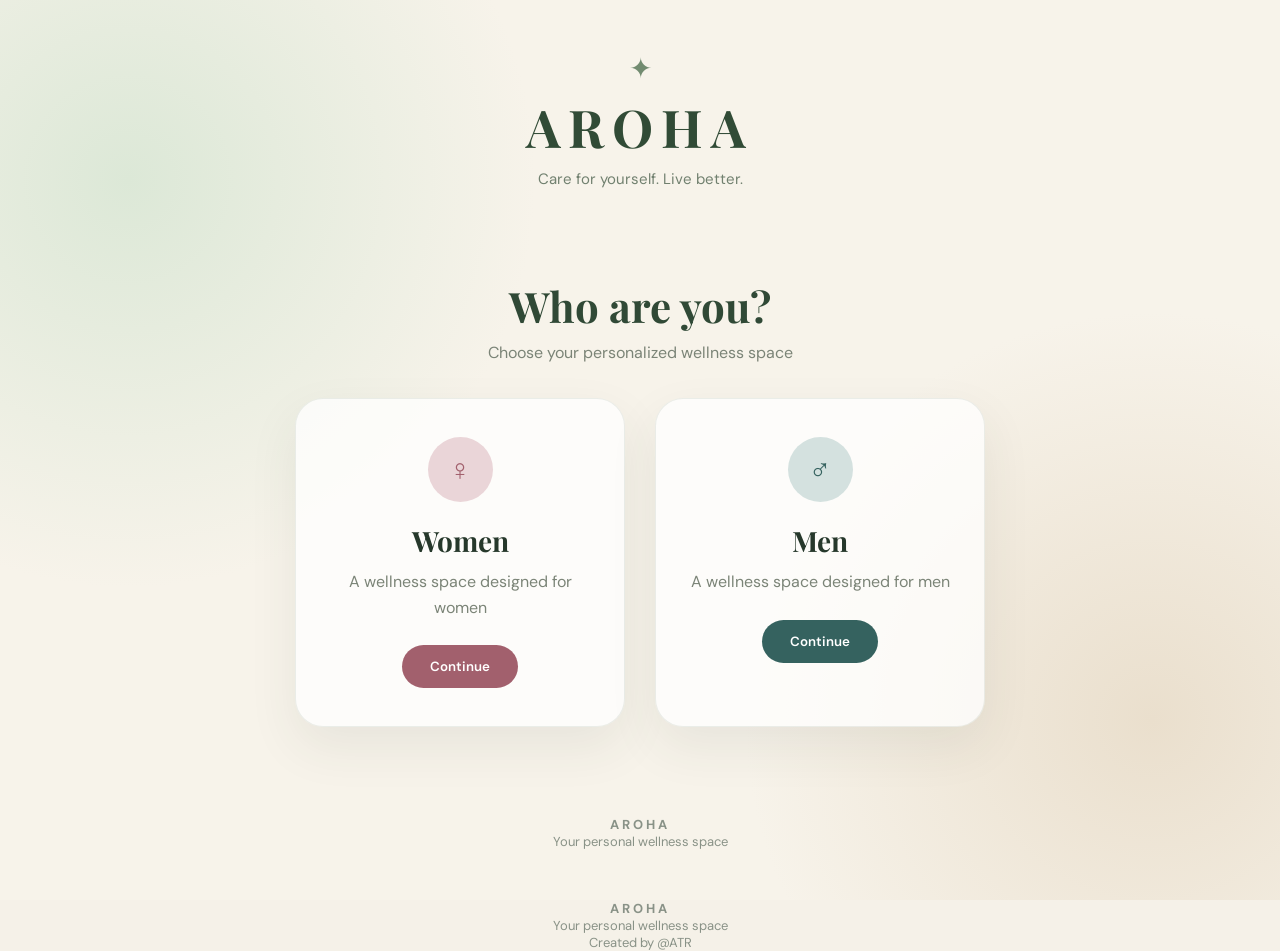
<file: index.html>
<!DOCTYPE html>
<html lang="en">

<head>
    <meta charset="UTF-8">
    <meta name="viewport" content="width=device-width, initial-scale=1.0">

    <title>Aroha | Wellness</title>

    <link rel="stylesheet" href="style.css">
</head>

<body>

    <main class="welcome">

        <!-- BRAND -->

        <div class="brand">

            <span class="brand-mark">✦</span>

            <h1>AROHA</h1>

            <p>Care for yourself. Live better.</p>

        </div>


        <!-- USER SELECTION -->

        <section class="selection">

            <h2>Who are you?</h2>

            <p class="subtitle">
                Choose your personalized wellness space
            </p>


            <div class="choice-container">

                <!-- WOMEN -->

                <div class="choice-card women">

                    <div class="icon">
                        ♀
                    </div>

                    <h3>Women</h3>

                    <p>
                        A wellness space designed for women
                    </p>

                    <button onclick="goToWomen()">
                        Continue
                    </button>

                </div>


                <!-- MEN -->

                <div class="choice-card men">

                    <div class="icon">
                        ♂
                    </div>

                    <h3>Men</h3>

                    <p>
                        A wellness space designed for men
                    </p>

                    <button onclick="goToMen()">
                        Continue
                    </button>

                </div>

            </div>

        </section>


        <!-- FOOTER -->

        <footer>

            <span>AROHA</span>

            <p>
                Your personal wellness space
            </p>

        </footer>

    </main>


    <script src="script.js"></script>

    <footer>
    <span>AROHA</span>
    <p>Your personal wellness space</p>

    <p class="creator-credit">
        Created by @ATR
    </p>
</footer>

</body>

</html>
</file>
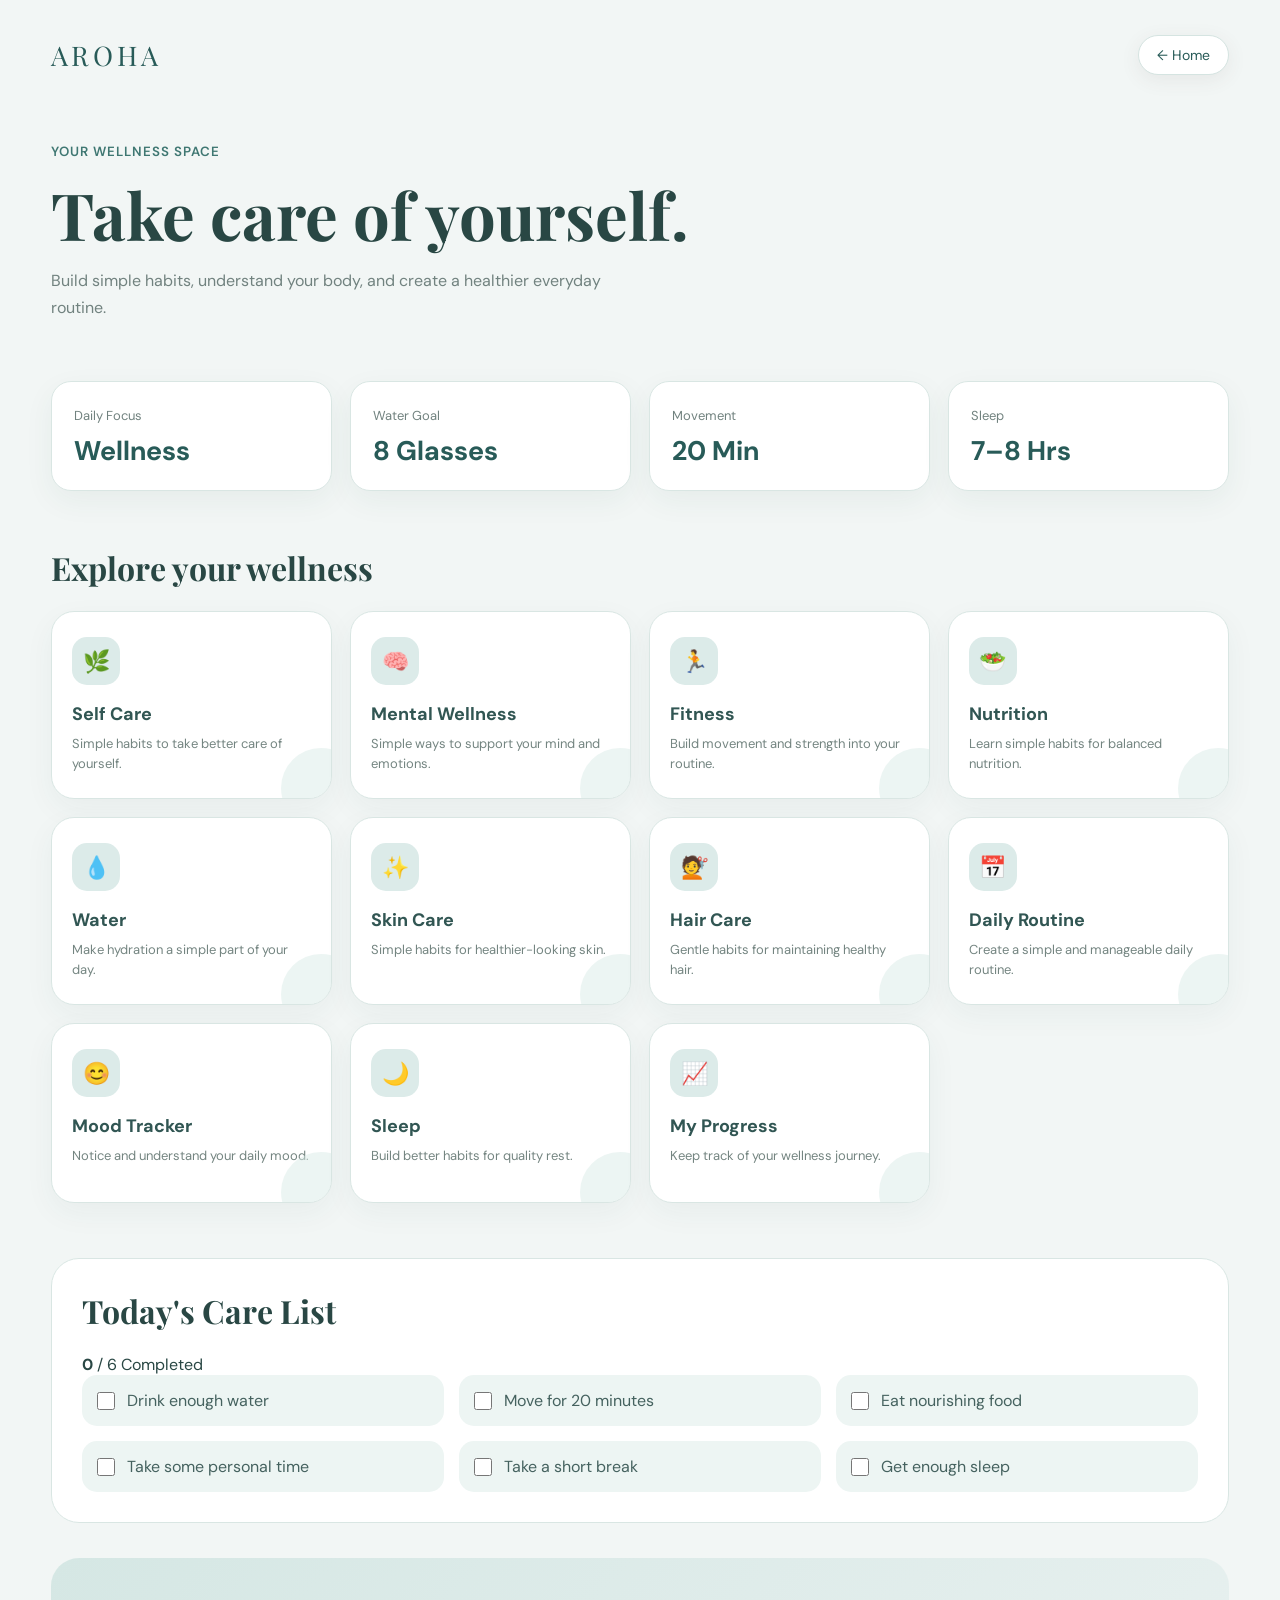
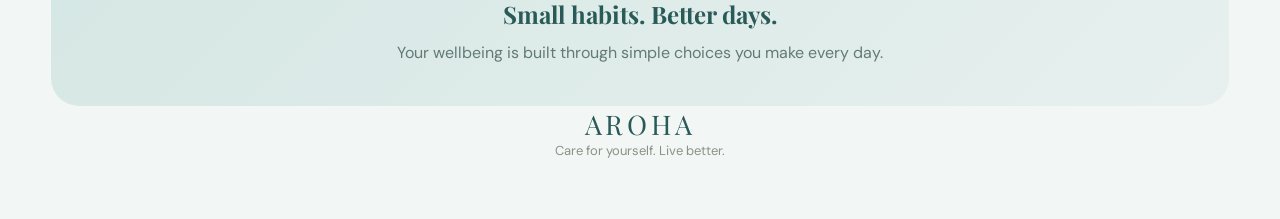
<file: men.html>
<!DOCTYPE html>
<html lang="en">

<head>
    <meta charset="UTF-8">
    <meta name="viewport" content="width=device-width, initial-scale=1.0">

    <title>Aroha | Men's Wellness</title>

    <link rel="stylesheet" href="style.css">
</head>

<body class="men-page">

    <main class="dashboard">

        <!-- TOP BAR -->
        <header class="top-bar">

            <div class="logo">
                AROHA
            </div>

            <a href="index.html" class="back-btn">
                ← Home
            </a>

        </header>


        <!-- WELCOME -->
        <section class="welcome-text">

            <small>YOUR WELLNESS SPACE</small>

            <h1>Take care of yourself.</h1>

            <p>
                Build simple habits, understand your body,
                and create a healthier everyday routine.
            </p>

        </section>


        <!-- STATS -->
        <section class="stats">

            <div class="stat-card">
                <span>Daily Focus</span>
                <h3>Wellness</h3>
            </div>

            <div class="stat-card">
                <span>Water Goal</span>
                <h3>8 Glasses</h3>
            </div>

            <div class="stat-card">
                <span>Movement</span>
                <h3>20 Min</h3>
            </div>

            <div class="stat-card">
                <span>Sleep</span>
                <h3>7–8 Hrs</h3>
            </div>

        </section>


        <!-- WELLNESS -->
        <section>

            <h2 class="section-title">
                Explore your wellness
            </h2>

            <div class="wellness-grid">

                <a href="solution.html?gender=men&topic=selfcare"
                   class="wellness-card">

                    <div class="card-icon">🌿</div>

                    <h3>Self Care</h3>

                    <p>
                        Simple habits to take better care of yourself.
                    </p>

                </a>


                <a href="solution.html?gender=men&topic=mental"
                   class="wellness-card">

                    <div class="card-icon">🧠</div>

                    <h3>Mental Wellness</h3>

                    <p>
                        Simple ways to support your mind and emotions.
                    </p>

                </a>


                <a href="solution.html?gender=men&topic=fitness"
                   class="wellness-card">

                    <div class="card-icon">🏃</div>

                    <h3>Fitness</h3>

                    <p>
                        Build movement and strength into your routine.
                    </p>

                </a>


                <a href="solution.html?gender=men&topic=nutrition"
                   class="wellness-card">

                    <div class="card-icon">🥗</div>

                    <h3>Nutrition</h3>

                    <p>
                        Learn simple habits for balanced nutrition.
                    </p>

                </a>


                <a href="solution.html?gender=men&topic=water"
                   class="wellness-card">

                    <div class="card-icon">💧</div>

                    <h3>Water</h3>

                    <p>
                        Make hydration a simple part of your day.
                    </p>

                </a>


                <a href="solution.html?gender=men&topic=skin"
                   class="wellness-card">

                    <div class="card-icon">✨</div>

                    <h3>Skin Care</h3>

                    <p>
                        Simple habits for healthier-looking skin.
                    </p>

                </a>


                <a href="solution.html?gender=men&topic=hair"
                   class="wellness-card">

                    <div class="card-icon">💇</div>

                    <h3>Hair Care</h3>

                    <p>
                        Gentle habits for maintaining healthy hair.
                    </p>

                </a>


                <a href="solution.html?gender=men&topic=routine"
                   class="wellness-card">

                    <div class="card-icon">📅</div>

                    <h3>Daily Routine</h3>

                    <p>
                        Create a simple and manageable daily routine.
                    </p>

                </a>


                <a href="solution.html?gender=men&topic=mood"
                   class="wellness-card">

                    <div class="card-icon">😊</div>

                    <h3>Mood Tracker</h3>

                    <p>
                        Notice and understand your daily mood.
                    </p>

                </a>


                <a href="solution.html?gender=men&topic=sleep"
                   class="wellness-card">

                    <div class="card-icon">🌙</div>

                    <h3>Sleep</h3>

                    <p>
                        Build better habits for quality rest.
                    </p>

                </a>


                <a href="solution.html?gender=men&topic=progress"
                   class="wellness-card">

                    <div class="card-icon">📈</div>

                    <h3>My Progress</h3>

                    <p>
                        Keep track of your wellness journey.
                    </p>

                </a>

            </div>

        </section>


        <!-- DAILY CARE -->
        <section class="todo-section">

            <div class="todo-header">

                <h2 class="section-title">
                    Today's Care List
                </h2>

                <div class="completed-count">

                    <strong id="completedCount">0</strong>

                    <span>/ 6 Completed</span>

                </div>

            </div>


            <div class="todo-list">

                <label class="todo-item">

                    <input type="checkbox">

                    <span>Drink enough water</span>

                </label>


                <label class="todo-item">

                    <input type="checkbox">

                    <span>Move for 20 minutes</span>

                </label>


                <label class="todo-item">

                    <input type="checkbox">

                    <span>Eat nourishing food</span>

                </label>


                <label class="todo-item">

                    <input type="checkbox">

                    <span>Take some personal time</span>

                </label>


                <label class="todo-item">

                    <input type="checkbox">

                    <span>Take a short break</span>

                </label>


                <label class="todo-item">

                    <input type="checkbox">

                    <span>Get enough sleep</span>

                </label>

            </div>

        </section>


        <!-- MOTIVATION -->
        <section class="motivation">

            <h2>
                Small habits. Better days.
            </h2>

            <p>
                Your wellbeing is built through simple choices
                you make every day.
            </p>

        </section>


        <!-- FOOTER -->
        <footer class="footer">

            <div class="logo">
                AROHA
            </div>

            <p>
                Care for yourself. Live better.
            </p>

        </footer>

    </main>


    <script src="script.js"></script>

</body>

</html>
</file>
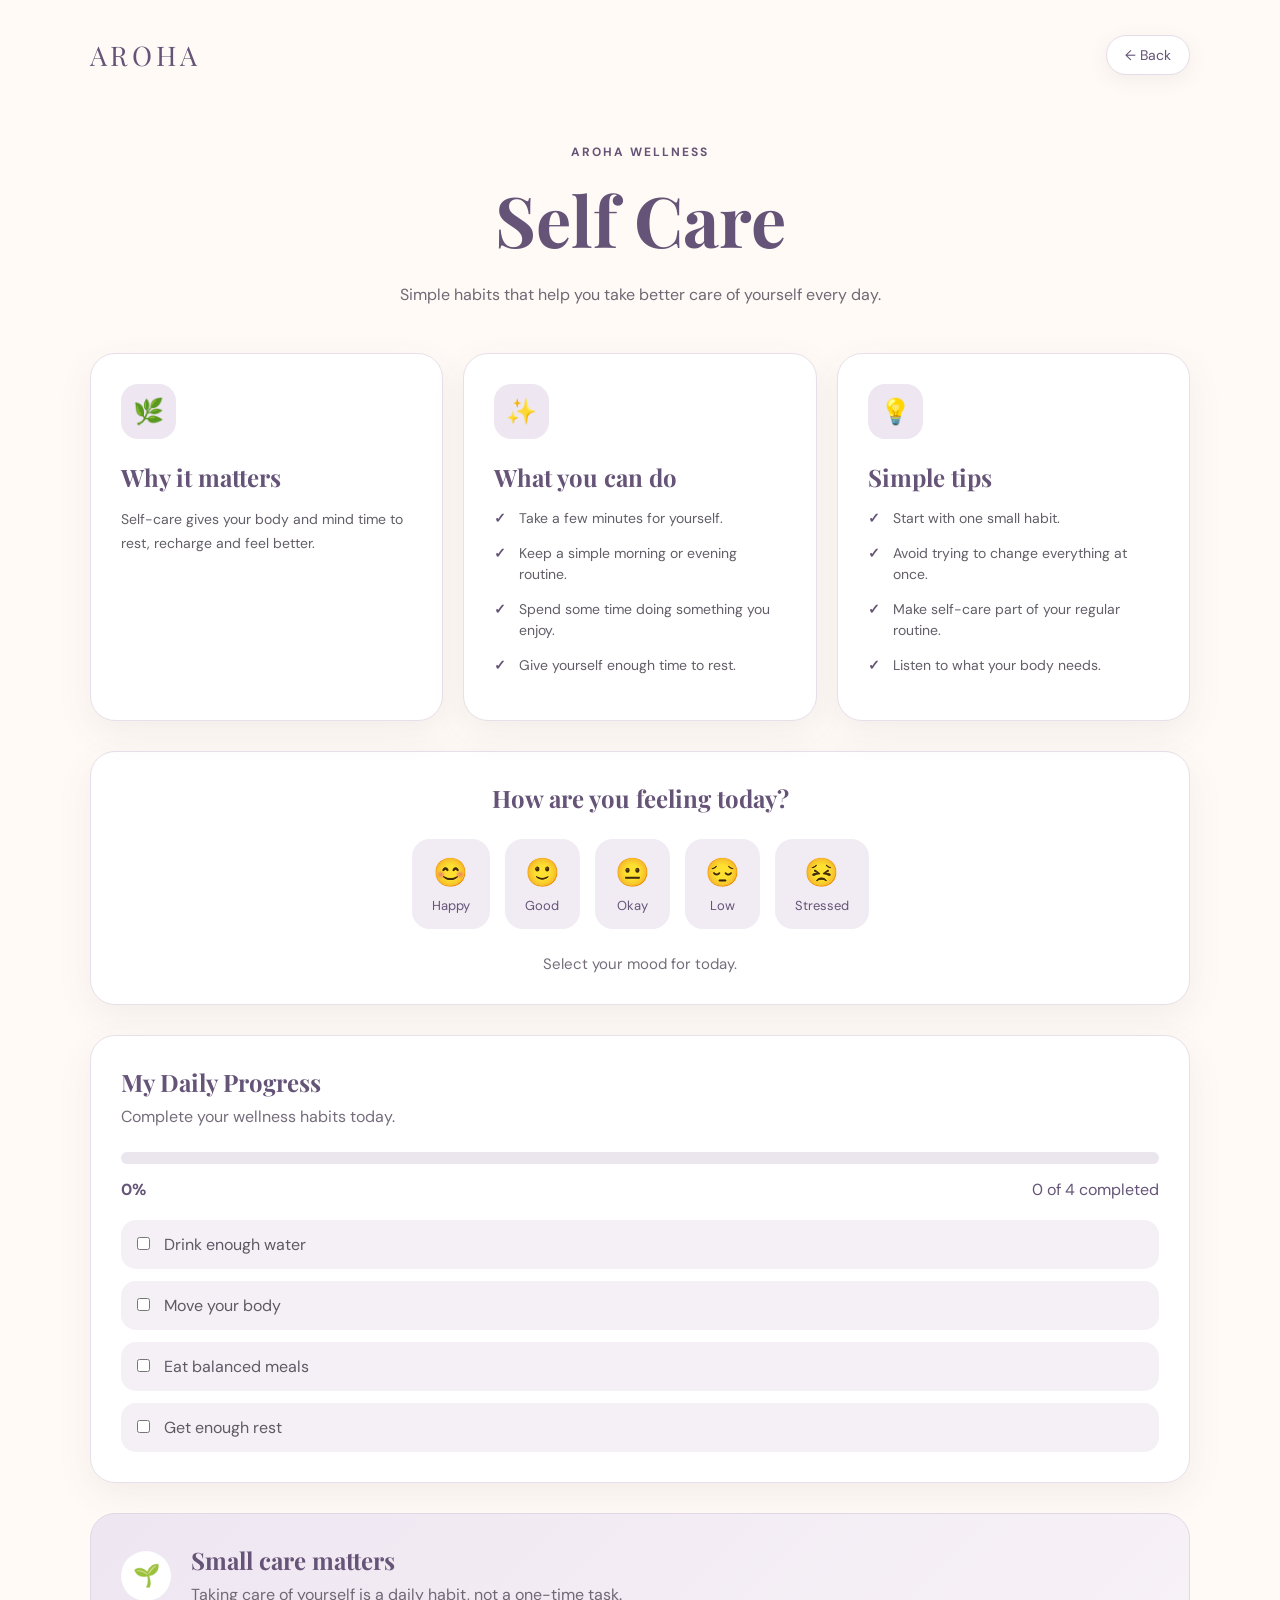
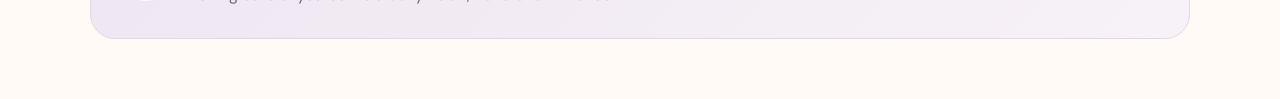
<file: solution.html>
<!DOCTYPE html>
<html lang="en">

<head>

    <meta charset="UTF-8">
    <meta name="viewport" content="width=device-width, initial-scale=1.0">

    <title>Aroha | Wellness Solution</title>

    <link rel="stylesheet" href="style.css">

    <style>

        /* ==============================
           BASIC
        ============================== */

        body.solution-body {
            min-height: 100vh;
            margin: 0;
            font-family: 'DM Sans', sans-serif;
            background: #FFFAF5;
            color: #3F3A46;
            transition: background 0.5s ease, color 0.5s ease;
        }

        .solution-page {
            width: min(1100px, 92%);
            margin: auto;
            padding: 25px 0 60px;
        }


        /* ==============================
           TOP BAR
        ============================== */

        .solution-topbar {
            display: flex;
            justify-content: space-between;
            align-items: center;
            padding: 10px 0 30px;
        }

        .solution-logo {
            font-family: 'Playfair Display', serif;
            font-size: 27px;
            letter-spacing: 4px;
            color: #655477;
        }

        .solution-back {
            text-decoration: none;
            padding: 10px 18px;
            border-radius: 25px;
            font-size: 14px;
            color: #655477;
            background: #ffffff;
            border: 1px solid #e6dce9;
            box-shadow: 0 5px 20px rgba(101, 84, 119, 0.08);
            transition: 0.3s;
        }

        .solution-back:hover {
            transform: translateY(-2px);
            background: #655477;
            color: #ffffff;
        }


        /* ==============================
           HEADING
        ============================== */

        .solution-content {
            padding-top: 35px;
        }

        .solution-heading {
            text-align: center;
            max-width: 750px;
            margin: 0 auto 45px;
        }

        .solution-label {
            display: inline-block;
            font-size: 12px;
            font-weight: 700;
            letter-spacing: 2px;
            margin-bottom: 12px;
            color: #655477;
        }

        .solution-heading h1 {
            font-family: 'Playfair Display', serif;
            font-size: clamp(42px, 7vw, 70px);
            margin: 0 0 15px;
            color: #655477;
        }

        .solution-heading p {
            line-height: 1.7;
            font-size: 16px;
            color: #6f6875;
        }


        /* ==============================
           CARDS
        ============================== */

        .solution-grid {
            display: grid;
            grid-template-columns: repeat(3, 1fr);
            gap: 20px;
        }

        .solution-card {
            border-radius: 25px;
            padding: 30px;
            min-height: 300px;

            background: #ffffff;
            border: 1px solid #e7dfe9;

            box-shadow: 0 12px 35px rgba(101, 84, 119, 0.08);

            transition: 0.4s ease;
        }

        .solution-card:hover {
            transform: translateY(-8px);
            border-color: #cdbfd3;
            box-shadow: 0 20px 45px rgba(101, 84, 119, 0.14);
        }

        .solution-icon {
            width: 55px;
            height: 55px;

            display: grid;
            place-items: center;

            border-radius: 17px;
            font-size: 25px;
            margin-bottom: 22px;

            background: #eee6f1;
            color: #655477;
        }

        .solution-card h2 {
            font-family: 'Playfair Display', serif;
            font-size: 24px;
            margin-bottom: 15px;
            color: #655477;
        }

        .solution-card p {
            line-height: 1.7;
            font-size: 14px;
            color: #625d67;
        }

        .solution-card ul {
            list-style: none;
            padding: 0;
            margin: 0;
        }

        .solution-card li {
            position: relative;
            padding-left: 25px;
            margin-bottom: 14px;
            font-size: 14px;
            line-height: 1.5;
            color: #625d67;

            cursor: pointer;
            transition: 0.25s ease;
        }

        .solution-card li:hover {
            transform: translateX(5px);
        }

        .solution-card li::before {
            content: "✓";
            position: absolute;
            left: 0;
            font-weight: 700;
            color: #655477;
        }

        /* COMPLETED EFFECT */

        .solution-card li.completed {
            opacity: 0.5;
            text-decoration: line-through;
        }


        /* ==============================
           MOOD TRACKER
        ============================== */

        .mood-tracker {
            margin-top: 30px;
            padding: 30px;

            border-radius: 25px;

            background: #ffffff;
            border: 1px solid #e7dfe9;

            box-shadow: 0 12px 35px rgba(101, 84, 119, 0.08);

            text-align: center;
        }

        .mood-tracker h2 {
            font-family: 'Playfair Display', serif;
            color: #655477;
            margin: 0 0 25px;
        }

        .mood-options {
            display: flex;
            justify-content: center;
            gap: 15px;
            flex-wrap: wrap;
        }

        .mood-options button {
            border: none;

            background: #f1ebf3;

            border-radius: 18px;

            padding: 15px 20px;

            cursor: pointer;

            font-size: 28px;

            transition: 0.3s ease;
        }

        .mood-options button span {
            display: block;
            font-size: 13px;
            margin-top: 6px;
            color: #655477;
        }

        .mood-options button:hover {
            transform: translateY(-5px);
            background: #e5dbe9;
        }

        #selectedMood {
            margin-top: 25px;
            color: #756d7b;
            font-size: 15px;
        }


        /* ==============================
           PROGRESS TRACKER
        ============================== */

        .progress-tracker {
            margin-top: 30px;

            padding: 30px;

            border-radius: 25px;

            background: #ffffff;

            border: 1px solid #e7dfe9;

            box-shadow: 0 12px 35px rgba(101, 84, 119, 0.08);
        }

        .progress-tracker h2 {
            font-family: 'Playfair Display', serif;
            color: #655477;
            margin: 0 0 8px;
        }

        .progress-tracker > p {
            color: #756d7b;
            margin-bottom: 25px;
        }

        .progress-bar {
            width: 100%;
            height: 12px;

            background: #ebe5ee;

            border-radius: 20px;

            overflow: hidden;
        }

        .progress-fill {
            width: 0%;
            height: 100%;

            background: #655477;

            border-radius: 20px;

            transition: width 0.4s ease;
        }

        .progress-text {
            display: flex;
            justify-content: space-between;

            margin: 15px 0 20px;

            color: #655477;
        }

        .progress-tasks {
            display: grid;
            gap: 12px;
        }

        .progress-tasks label {
            padding: 14px 16px;

            border-radius: 15px;

            background: #f5f0f6;

            color: #5f5865;

            cursor: pointer;

            transition: 0.25s ease;
        }

        .progress-tasks label:hover {
            transform: translateX(5px);
            background: #eee6f1;
        }

        .progress-tasks input {
            margin-right: 10px;
            accent-color: #655477;
        }


        /* ==============================
           REMINDER
        ============================== */

        .solution-reminder {
            margin-top: 30px;

            padding: 30px;

            border-radius: 25px;

            display: flex;
            align-items: center;
            gap: 20px;

            background: linear-gradient(
                135deg,
                #eee6f1,
                #f7f2f7
            );

            border: 1px solid #e2d8e5;
        }

        .solution-reminder > span {
            width: 50px;
            height: 50px;

            flex-shrink: 0;

            display: grid;
            place-items: center;

            border-radius: 50%;

            font-size: 22px;

            background: #ffffff;
            color: #655477;
        }

        .solution-reminder h2 {
            font-family: 'Playfair Display', serif;

            margin: 0 0 6px;

            color: #655477;
        }

        .solution-reminder p {
            line-height: 1.6;
            margin: 0;
            color: #706875;
        }


        /* ==============================
           RESPONSIVE
        ============================== */

        @media (max-width: 800px) {

            .solution-grid {
                grid-template-columns: 1fr;
            }

            .solution-card {
                min-height: auto;
            }

            .solution-heading {
                margin-bottom: 30px;
            }

            .solution-content {
                padding-top: 25px;
            }
        }


        @media (max-width: 500px) {

            .solution-page {
                width: 90%;
            }

            .solution-topbar {
                padding-bottom: 20px;
            }

            .solution-logo {
                font-size: 23px;
            }

            .solution-heading h1 {
                font-size: 42px;
            }

            .solution-heading p {
                font-size: 14px;
            }

            .solution-card {
                padding: 24px;
            }

            .solution-reminder {
                padding: 24px;
                align-items: flex-start;
            }

            .mood-options {
                gap: 10px;
            }

            .mood-options button {
                padding: 12px 16px;
            }

            .progress-tracker {
                padding: 24px;
            }

        }

    </style>

</head>


<body class="solution-body">

    <main class="solution-page">


        <!-- TOP BAR -->

        <div class="solution-topbar">

            <div class="solution-logo">
                AROHA
            </div>

            <a href="#" class="solution-back" id="backButton">
                ← Back
            </a>

        </div>


        <!-- CONTENT -->

        <section class="solution-content">


            <!-- HEADING -->

            <div class="solution-heading">

                <span class="solution-label" id="solutionLabel">
                    AROHA WELLNESS
                </span>

                <h1 id="solutionTitle">
                    Self Care
                </h1>

                <p id="solutionDescription">
                    Small acts of care can make a big difference
                    in how you feel every day.
                </p>

            </div>


            <!-- THREE MAIN CARDS -->

            <div class="solution-grid">


                <!-- WHY -->

                <div class="solution-card">

                    <div class="solution-icon" id="solutionIcon">
                        🌿
                    </div>

                    <h2>
                        Why it matters
                    </h2>

                    <p id="whyText"></p>

                </div>


                <!-- WHAT TO DO -->

                <div class="solution-card">

                    <div class="solution-icon">
                        ✨
                    </div>

                    <h2>
                        What you can do
                    </h2>

                    <ul id="doList"></ul>

                </div>


                <!-- TIPS -->

                <div class="solution-card">

                    <div class="solution-icon">
                        💡
                    </div>

                    <h2>
                        Simple tips
                    </h2>

                    <ul id="tipsList"></ul>

                </div>

            </div>


            <!-- MOOD TRACKER -->

            <div class="mood-tracker" id="moodTracker">

                <h2>
                    How are you feeling today?
                </h2>

                <div class="mood-options">

                    <button data-mood="😊 Happy">
                        😊
                        <span>Happy</span>
                    </button>

                    <button data-mood="🙂 Good">
                        🙂
                        <span>Good</span>
                    </button>

                    <button data-mood="😐 Okay">
                        😐
                        <span>Okay</span>
                    </button>

                    <button data-mood="😔 Low">
                        😔
                        <span>Low</span>
                    </button>

                    <button data-mood="😣 Stressed">
                        😣
                        <span>Stressed</span>
                    </button>

                </div>

                <p id="selectedMood">
                    Select your mood for today.
                </p>

            </div>


            <!-- PROGRESS TRACKER -->

            <div class="progress-tracker" id="progressTracker">

                <h2>
                    My Daily Progress
                </h2>

                <p>
                    Complete your wellness habits today.
                </p>

                <div class="progress-bar">

                    <div
                        class="progress-fill"
                        id="progressFill">
                    </div>

                </div>

                <div class="progress-text">

                    <strong id="progressPercent">
                        0%
                    </strong>

                    <span id="progressStatus">
                        0 of 4 completed
                    </span>

                </div>

                <div class="progress-tasks">

                    <label>
                        <input
                            type="checkbox"
                            class="progress-check">
                        Drink enough water
                    </label>

                    <label>
                        <input
                            type="checkbox"
                            class="progress-check">
                        Move your body
                    </label>

                    <label>
                        <input
                            type="checkbox"
                            class="progress-check">
                        Eat balanced meals
                    </label>

                    <label>
                        <input
                            type="checkbox"
                            class="progress-check">
                        Get enough rest
                    </label>

                </div>

            </div>


            <!-- REMINDER -->

            <div class="solution-reminder">

                <span>
                    🌱
                </span>

                <div>

                    <h2 id="reminderTitle">
                        Take care of yourself
                    </h2>

                    <p id="reminderText">
                        Small consistent habits can make your
                        everyday wellbeing better.
                    </p>

                </div>

            </div>


        </section>

    </main>


    <script>

        /* ==========================================
           READ URL
        ========================================== */

        const params =
            new URLSearchParams(window.location.search);

        const topic =
            params.get("topic") || "selfcare";

        const gender =
            params.get("gender");


        /* ==========================================
           COMMON SOLUTION THEME
        ========================================== */

        /*
           Women and Men both use the same
           Warm Ivory + Muted Plum theme
           on the Solution page.
        */

        document.body.classList.remove("women-solution");
        document.body.classList.remove("men-solution");

        document.body.style.background = "#FFFAF5";
        document.body.style.color = "#3F3A46";


        /* ==========================================
           BACK BUTTON
        ========================================== */

        const backButton =
            document.getElementById("backButton");

        if (gender === "men") {

            backButton.href = "men.html";

        } else if (gender === "women") {

            backButton.href = "women.html";

        } else {

            const referrer =
                document.referrer.toLowerCase();

            if (referrer.includes("men.html")) {

                backButton.href = "men.html";

            } else {

                backButton.href = "women.html";

            }

        }


        /* ==========================================
           TOPIC CONTENT
        ========================================== */

        const content = {

            selfcare: {

                title: "Self Care",

                description:
                    "Simple habits that help you take better care of yourself every day.",

                why:
                    "Self-care gives your body and mind time to rest, recharge and feel better.",

                do: [
                    "Take a few minutes for yourself.",
                    "Keep a simple morning or evening routine.",
                    "Spend some time doing something you enjoy.",
                    "Give yourself enough time to rest."
                ],

                tips: [
                    "Start with one small habit.",
                    "Avoid trying to change everything at once.",
                    "Make self-care part of your regular routine.",
                    "Listen to what your body needs."
                ],

                reminderTitle:
                    "Small care matters",

                reminderText:
                    "Taking care of yourself is a daily habit, not a one-time task."

            },


            period: {

                title: "Period Care",

                description:
                    "Simple ways to understand your cycle and support everyday comfort.",

                why:
                    "Understanding your menstrual cycle can help you notice your usual patterns and care for yourself during your period.",

                do: [
                    "Track when your period starts and ends.",
                    "Keep period products available before your expected date.",
                    "Stay hydrated and eat regular balanced meals.",
                    "Give yourself time to rest when needed."
                ],

                tips: [
                    "Notice your usual cycle pattern.",
                    "Keep comfortable clothing and supplies nearby.",
                    "Gentle movement may help you feel more comfortable.",
                    "Talk to a healthcare professional if symptoms are severe or unusual."
                ],

                reminderTitle:
                    "Listen to your body",

                reminderText:
                    "Every cycle can feel different. Notice your usual pattern and care for yourself."

            },


            mental: {

                title: "Mental Wellness",

                description:
                    "Simple ways to support your mind, emotions and everyday wellbeing.",

                why:
                    "Looking after your mental wellbeing can help you handle everyday stress and emotions.",

                do: [
                    "Take short breaks during the day.",
                    "Spend a few quiet minutes without your phone.",
                    "Talk to someone you trust when needed.",
                    "Make time for activities you enjoy."
                ],

                tips: [
                    "Take things one step at a time.",
                    "Keep a simple routine.",
                    "Get enough rest.",
                    "Ask for support when you need it."
                ],

                reminderTitle:
                    "Give your mind some space",

                reminderText:
                    "Small moments of rest and connection can support everyday wellbeing."

            },


            fitness: {

                title: "Fitness",

                description:
                    "Build movement and strength into your everyday routine.",

                why:
                    "Regular movement supports strength, mobility and overall wellbeing.",

                do: [
                    "Start with simple bodyweight exercises.",
                    "Stretch gently before and after exercise.",
                    "Move your body throughout the day.",
                    "Choose activities you enjoy."
                ],

                tips: [
                    "Start slowly and increase gradually.",
                    "Focus on consistency rather than intensity.",
                    "Give your body time to recover.",
                    "Stop if you feel sharp or unusual pain."
                ],

                reminderTitle:
                    "Keep moving",

                reminderText:
                    "A little movement every day can become a strong healthy habit."

            },


            nutrition: {

                title: "Nutrition",

                description:
                    "Learn simple habits for balanced everyday nutrition.",

                why:
                    "Balanced meals provide your body with energy and important nutrients.",

                do: [
                    "Include vegetables and fruits regularly.",
                    "Add protein-rich foods to meals.",
                    "Choose whole or minimally processed foods often.",
                    "Drink enough water throughout the day."
                ],

                tips: [
                    "Keep your meals balanced.",
                    "Avoid skipping meals regularly.",
                    "Enjoy treats in moderation.",
                    "Pay attention to hunger and fullness."
                ],

                reminderTitle:
                    "Nourish your body",

                reminderText:
                    "Healthy eating is about balanced habits, not perfection."

            },


            water: {

                title: "Water",

                description:
                    "Make hydration a simple part of your everyday routine.",

                why:
                    "Water helps your body maintain normal functions and supports everyday activity.",

                do: [
                    "Keep a water bottle nearby.",
                    "Drink water regularly throughout the day.",
                    "Have water with your meals.",
                    "Drink more when you are active or in hot weather."
                ],

                tips: [
                    "Do not wait until you are extremely thirsty.",
                    "Make water easy to access.",
                    "Increase fluids gradually when needed.",
                    "Use your thirst and routine as guides."
                ],

                reminderTitle:
                    "Stay hydrated",

                reminderText:
                    "Simple, regular hydration can become an easy everyday habit."

            },


            skin: {

                title: "Skin Care",

                description:
                    "Simple habits for maintaining healthy-looking skin.",

                why:
                    "A simple skincare routine can help keep your skin clean and comfortable.",

                do: [
                    "Clean your face gently.",
                    "Avoid harsh scrubbing.",
                    "Keep pillowcases and towels clean.",
                    "Give your skin time to recover from irritation."
                ],

                tips: [
                    "Keep your routine simple.",
                    "Avoid picking at breakouts.",
                    "Introduce new products gradually.",
                    "Pay attention to how your skin reacts."
                ],

                reminderTitle:
                    "Keep it simple",

                reminderText:
                    "Consistent, gentle care is more useful than a complicated routine."

            },


            hair: {

                title: "Hair Care",

                description:
                    "Gentle habits for maintaining healthy-looking hair.",

                why:
                    "Gentle hair care can help reduce unnecessary damage and keep hair comfortable.",

                do: [
                    "Handle wet hair gently.",
                    "Keep your scalp clean.",
                    "Avoid excessive heat when possible.",
                    "Trim damaged ends when needed."
                ],

                tips: [
                    "Avoid pulling or tight hairstyles.",
                    "Be gentle while combing.",
                    "Keep your routine consistent.",
                    "Notice changes in your scalp or hair."
                ],

                reminderTitle:
                    "Care for your hair",

                reminderText:
                    "Gentle and consistent habits can support healthier-looking hair."

            },


            routine: {

                title: "Daily Routine",

                description:
                    "Create a simple routine that works with your everyday life.",

                why:
                    "A manageable routine can make healthy habits easier to maintain.",

                do: [
                    "Set a regular wake-up time.",
                    "Plan simple meals.",
                    "Include movement and rest.",
                    "Keep a regular bedtime."
                ],

                tips: [
                    "Do not make your routine too complicated.",
                    "Start with two or three habits.",
                    "Leave some flexible time.",
                    "Adjust your routine when needed."
                ],

                reminderTitle:
                    "Build your rhythm",

                reminderText:
                    "A simple routine that you can maintain is better than a perfect routine you cannot follow."

            },


            mood: {

                title: "Mood Tracker",

                description:
                    "Notice your emotions and understand your daily mood.",

                why:
                    "Noticing how you feel can help you understand patterns in your everyday life.",

                do: [
                    "Check in with yourself once a day.",
                    "Write down how you are feeling.",
                    "Notice what affects your mood.",
                    "Make time for activities that help you relax."
                ],

                tips: [
                    "Be honest with yourself.",
                    "Look for patterns over time.",
                    "Do not judge your emotions.",
                    "Talk to someone you trust when needed."
                ],

                reminderTitle:
                    "Notice how you feel",

                reminderText:
                    "Understanding your emotions starts with simply paying attention to them."

            },


            sleep: {

                title: "Sleep",

                description:
                    "Build simple habits that support quality rest.",

                why:
                    "Good sleep supports everyday energy, concentration and recovery.",

                do: [
                    "Keep a consistent sleep schedule.",
                    "Create a calm bedtime routine.",
                    "Reduce screen use before sleeping.",
                    "Keep your sleeping space comfortable."
                ],

                tips: [
                    "Try to sleep and wake around similar times.",
                    "Avoid heavy meals close to bedtime.",
                    "Keep your room comfortable and quiet.",
                    "Give yourself enough time to rest."
                ],

                reminderTitle:
                    "Rest is important",

                reminderText:
                    "Sleep is part of your wellness routine, not wasted time."

            },


            progress: {

                title: "My Progress",

                description:
                    "Keep track of your wellness journey and everyday habits.",

                why:
                    "Tracking small habits can help you notice consistency and changes over time.",

                do: [
                    "Track your daily habits.",
                    "Notice what you are doing consistently.",
                    "Celebrate small improvements.",
                    "Review your routine regularly."
                ],

                tips: [
                    "Focus on progress rather than perfection.",
                    "Keep your goals realistic.",
                    "Give yourself credit for small wins.",
                    "Adjust your goals when needed."
                ],

                reminderTitle:
                    "Keep going",

                reminderText:
                    "Every small step you repeat can become part of your progress."

            }

        };


        /* ==========================================
           TOPIC ICONS
        ========================================== */

        const topicIcons = {

            selfcare: "🌿",
            period: "🌷",
            mental: "🧠",
            fitness: "🏃",
            nutrition: "🥗",
            water: "💧",
            skin: "✨",
            hair: "💇",
            routine: "📅",
            mood: "😊",
            sleep: "🌙",
            progress: "📈"

        };


        /* ==========================================
           SHOW SELECTED CONTENT
        ========================================== */

        const selected =
            content[topic] || content.selfcare;


        document.getElementById("solutionTitle").textContent =
            selected.title;


        document.getElementById("solutionDescription").textContent =
            selected.description;


        document.getElementById("whyText").textContent =
            selected.why;


        document.getElementById("doList").innerHTML =
            selected.do
                .map(item => `<li>${item}</li>`)
                .join("");


        document.getElementById("tipsList").innerHTML =
            selected.tips
                .map(item => `<li>${item}</li>`)
                .join("");


        document.getElementById("reminderTitle").textContent =
            selected.reminderTitle;


        document.getElementById("reminderText").textContent =
            selected.reminderText;


        /* ==========================================
           ICON
        ========================================== */

        document.getElementById("solutionIcon").textContent =
            topicIcons[topic] || "🌿";


        /* ==========================================
           CLICK TO COMPLETE
        ========================================== */

        document
            .querySelectorAll(".solution-card li")
            .forEach(item => {

                item.addEventListener("click", function () {

                    this.classList.toggle("completed");

                });

            });


        /* ==========================================
           LABEL
        ========================================== */

        const label =
            document.getElementById("solutionLabel");


        if (gender === "men") {

            label.textContent =
                "AROHA • MEN'S WELLNESS";

        } else if (gender === "women") {

            label.textContent =
                "AROHA • WOMEN'S WELLNESS";

        } else {

            label.textContent =
                "AROHA WELLNESS";

        }


        /* ==========================================
           MOOD TRACKER
        ========================================== */

        const moodButtons =
            document.querySelectorAll(".mood-options button");


        const selectedMood =
            document.getElementById("selectedMood");


        moodButtons.forEach(button => {

            button.addEventListener("click", function () {

                const mood =
                    this.dataset.mood;


                selectedMood.textContent =
                    "Today's mood: " + mood;


                moodButtons.forEach(btn => {

                    btn.style.transform =
                        "scale(1)";

                });


                this.style.transform =
                    "scale(1.12)";

            });

        });


        /* ==========================================
           PROGRESS TRACKER
        ========================================== */

        const progressChecks =
            document.querySelectorAll(".progress-check");


        const progressFill =
            document.getElementById("progressFill");


        const progressPercent =
            document.getElementById("progressPercent");


        const progressStatus =
            document.getElementById("progressStatus");


        progressChecks.forEach(check => {

            check.addEventListener("change", function () {

                const completed =
                    document.querySelectorAll(
                        ".progress-check:checked"
                    ).length;


                const total =
                    progressChecks.length;


                const percentage =
                    (completed / total) * 100;


                progressFill.style.width =
                    percentage + "%";


                progressPercent.textContent =
                    percentage + "%";


                if (percentage === 100) {

                    progressStatus.textContent =
                        "🎉 Day Complete! You completed all your wellness habits today.";

                } else {

                    progressStatus.textContent =
                        completed +
                        " of " +
                        total +
                        " completed";

                }

            });

        });

    </script>

</body>
</html>
</file>
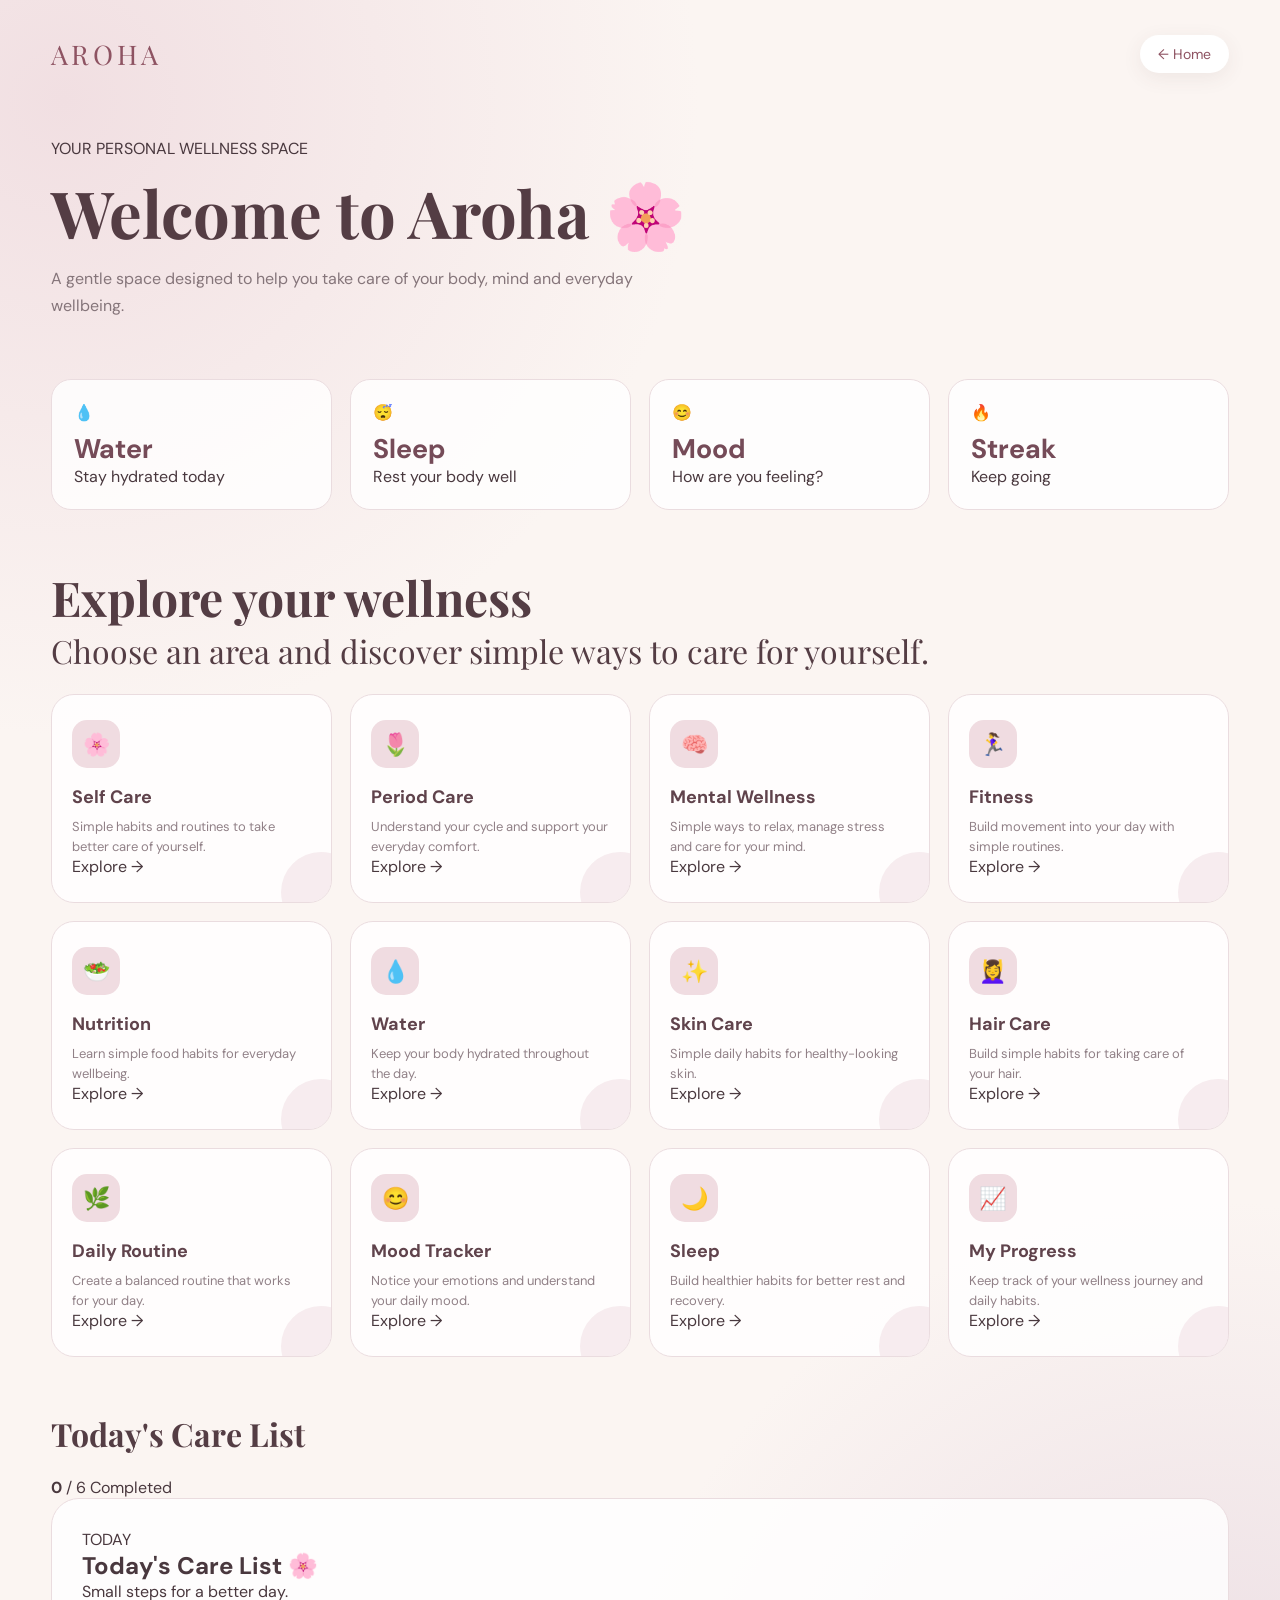
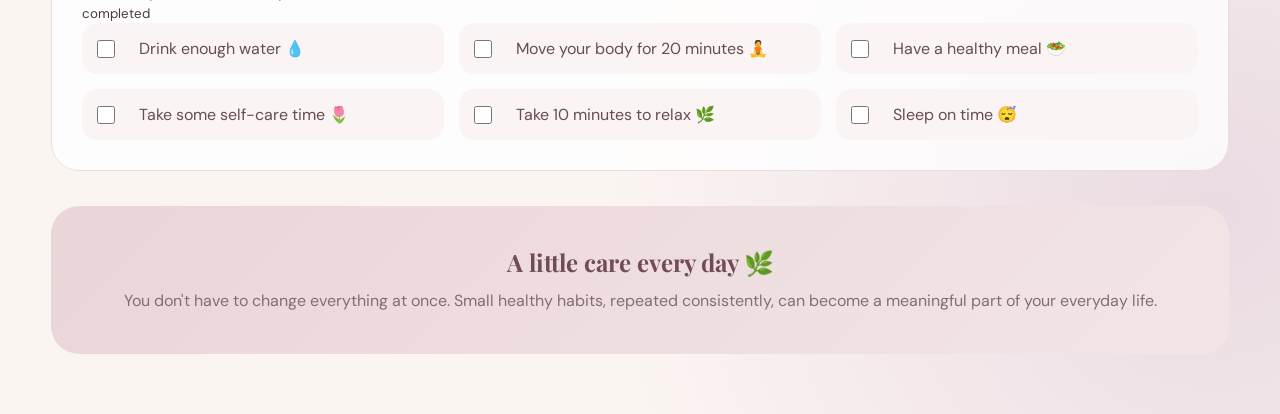
<file: women.html>
<!DOCTYPE html>
<html lang="en">

<head>
    <meta charset="UTF-8">
    <meta name="viewport" content="width=device-width, initial-scale=1.0">

    <title>Aroha | Women's Wellness</title>

    <link rel="stylesheet" href="style.css">
</head>

<body class="women-page">

    <main class="dashboard">

        <!-- TOP BAR -->

        <div class="top-bar">

            <div class="logo">
                AROHA
            </div>

            <a href="index.html" class="back-btn">
                ← Home
            </a>

        </div>


        <!-- WELCOME -->

        <section class="welcome-text">

            <span>YOUR PERSONAL WELLNESS SPACE</span>

            <h1>Welcome to Aroha 🌸</h1>

            <p>
                A gentle space designed to help you take care of
                your body, mind and everyday wellbeing.
            </p>

        </section>


        <!-- QUICK STATS -->

        <section class="stats">

            <div class="stat-card">

                <div class="stat-icon">💧</div>

                <h3>Water</h3>

                <p>Stay hydrated today</p>

            </div>


            <div class="stat-card">

                <div class="stat-icon">😴</div>

                <h3>Sleep</h3>

                <p>Rest your body well</p>

            </div>


            <div class="stat-card">

                <div class="stat-icon">😊</div>

                <h3>Mood</h3>

                <p>How are you feeling?</p>

            </div>


            <div class="stat-card">

                <div class="stat-icon">🔥</div>

                <h3>Streak</h3>

                <p>Keep going</p>

            </div>

        </section>


        <!-- WELLNESS -->

        <section>

            <div class="section-title">

                <h2>Explore your wellness</h2>

                <p>
                    Choose an area and discover simple ways
                    to care for yourself.
                </p>

            </div>


            <div class="wellness-grid">


                <!-- SELF CARE -->

                <a href="solution.html?topic=selfcare"
                   class="wellness-card">

                    <div>

                        <div class="card-icon">🌸</div>

                        <h3>Self Care</h3>

                        <p>
                            Simple habits and routines to take
                            better care of yourself.
                        </p>

                    </div>

                    <span class="arrow">
                        Explore →
                    </span>

                </a>


                <!-- PERIOD CARE -->

                <a href="solution.html?topic=period"
                   class="wellness-card">

                    <div>

                        <div class="card-icon">🌷</div>

                        <h3>Period Care</h3>

                        <p>
                            Understand your cycle and support
                            your everyday comfort.
                        </p>

                    </div>

                    <span class="arrow">
                        Explore →
                    </span>

                </a>


                <!-- MENTAL WELLNESS -->

                <a href="solution.html?topic=mental"
                   class="wellness-card">

                    <div>

                        <div class="card-icon">🧠</div>

                        <h3>Mental Wellness</h3>

                        <p>
                            Simple ways to relax, manage stress
                            and care for your mind.
                        </p>

                    </div>

                    <span class="arrow">
                        Explore →
                    </span>

                </a>


                <!-- FITNESS -->

                <a href="solution.html?topic=fitness"
                   class="wellness-card">

                    <div>

                        <div class="card-icon">🏃‍♀️</div>

                        <h3>Fitness</h3>

                        <p>
                            Build movement into your day with
                            simple routines.
                        </p>

                    </div>

                    <span class="arrow">
                        Explore →
                    </span>

                </a>


                <!-- NUTRITION -->

                <a href="solution.html?topic=nutrition"
                   class="wellness-card">

                    <div>

                        <div class="card-icon">🥗</div>

                        <h3>Nutrition</h3>

                        <p>
                            Learn simple food habits for
                            everyday wellbeing.
                        </p>

                    </div>

                    <span class="arrow">
                        Explore →
                    </span>

                </a>


                <!-- WATER -->

                <a href="solution.html?topic=water"
                   class="wellness-card">

                    <div>

                        <div class="card-icon">💧</div>

                        <h3>Water</h3>

                        <p>
                            Keep your body hydrated throughout
                            the day.
                        </p>

                    </div>

                    <span class="arrow">
                        Explore →
                    </span>

                </a>


                <!-- SKIN CARE -->

                <a href="solution.html?topic=skin"
                   class="wellness-card">

                    <div>

                        <div class="card-icon">✨</div>

                        <h3>Skin Care</h3>

                        <p>
                            Simple daily habits for healthy-looking
                            skin.
                        </p>

                    </div>

                    <span class="arrow">
                        Explore →
                    </span>

                </a>


                <!-- HAIR CARE -->

                <a href="solution.html?topic=hair"
                   class="wellness-card">

                    <div>

                        <div class="card-icon">💆‍♀️</div>

                        <h3>Hair Care</h3>

                        <p>
                            Build simple habits for taking care
                            of your hair.
                        </p>

                    </div>

                    <span class="arrow">
                        Explore →
                    </span>

                </a>


                <!-- DAILY ROUTINE -->

                <a href="solution.html?topic=routine"
                   class="wellness-card">

                    <div>

                        <div class="card-icon">🌿</div>

                        <h3>Daily Routine</h3>

                        <p>
                            Create a balanced routine that works
                            for your day.
                        </p>

                    </div>

                    <span class="arrow">
                        Explore →
                    </span>

                </a>


                <!-- MOOD -->

                <a href="solution.html?topic=mood"
                   class="wellness-card">

                    <div>

                        <div class="card-icon">😊</div>

                        <h3>Mood Tracker</h3>

                        <p>
                            Notice your emotions and understand
                            your daily mood.
                        </p>

                    </div>

                    <span class="arrow">
                        Explore →
                    </span>

                </a>


                <!-- SLEEP -->

                <a href="solution.html?topic=sleep"
                   class="wellness-card">

                    <div>

                        <div class="card-icon">🌙</div>

                        <h3>Sleep</h3>

                        <p>
                            Build healthier habits for better
                            rest and recovery.
                        </p>

                    </div>

                    <span class="arrow">
                        Explore →
                    </span>

                </a>


                <!-- MY PROGRESS -->

                <a href="solution.html?topic=progress"
                   class="wellness-card">

                    <div>

                        <div class="card-icon">📈</div>

                        <h3>My Progress</h3>

                        <p>
                            Keep track of your wellness journey
                            and daily habits.
                        </p>

                    </div>

                    <span class="arrow">
                        Explore →
                    </span>

                </a>


            </div>

        </section>


        <!-- TODAY'S CARE LIST -->
         <div class="todo-header">

    <h2 class="section-title">Today's Care List</h2>

    <div class="completed-count">
        <strong id="completedCount">0</strong>
        <span>/ 6 Completed</span>
    </div>

</div>

        <section class="todo-section">

            <div class="todo-header">

                <div>

                    <span class="todo-label">
                        TODAY
                    </span>

                    <h2>
                        Today's Care List 🌸
                    </h2>

                    <p>
                        Small steps for a better day.
                    </p>

                </div>


                <div class="todo-progress">

                    

                    <small>
                        completed
                    </small>

                </div>

            </div>


            <div class="todo-list">


                <label class="todo-item">

                    <input type="checkbox"
                           data-task="water">

                    <span class="checkmark"></span>

                    <span class="task-text">
                        Drink enough water 💧
                    </span>

                </label>


                <label class="todo-item">

                    <input type="checkbox"
                           data-task="movement">

                    <span class="checkmark"></span>

                    <span class="task-text">
                        Move your body for 20 minutes 🧘
                    </span>

                </label>


                <label class="todo-item">

                    <input type="checkbox"
                           data-task="food">

                    <span class="checkmark"></span>

                    <span class="task-text">
                        Have a healthy meal 🥗
                    </span>

                </label>


                <label class="todo-item">

                    <input type="checkbox"
                           data-task="selfcare">

                    <span class="checkmark"></span>

                    <span class="task-text">
                        Take some self-care time 🌷
                    </span>

                </label>


                <label class="todo-item">

                    <input type="checkbox"
                           data-task="relax">

                    <span class="checkmark"></span>

                    <span class="task-text">
                        Take 10 minutes to relax 🌿
                    </span>

                </label>


                <label class="todo-item">

                    <input type="checkbox"
                           data-task="sleep">

                    <span class="checkmark"></span>

                    <span class="task-text">
                        Sleep on time 😴
                    </span>

                </label>


            </div>

        </section>


        <!-- MOTIVATION -->

        <section class="motivation">

            <h2>
                A little care every day 🌿
            </h2>

            <p>
                You don't have to change everything at once.
                Small healthy habits, repeated consistently,
                can become a meaningful part of your everyday life.
            </p>

        </section>


    </main>


    <script src="script.js"></script>
    

</body>
</html>
</file>
<file: style.css>
@import url('https://fonts.googleapis.com/css2?family=DM+Sans:wght@400;500;600;700&family=Playfair+Display:wght@600;700&display=swap');

/* =========================
   RESET
========================= */

* {
    margin: 0;
    padding: 0;
    box-sizing: border-box;
}

body {
    font-family: 'DM Sans', sans-serif;
    background: #f5f1e8;
    color: #26382b;
}

button,
a {
    font-family: inherit;
}


/* =========================
   WELCOME PAGE
========================= */

.welcome {
    min-height: 100vh;
    padding: 50px 8%;
    display: flex;
    flex-direction: column;
    justify-content: space-between;
    background:
        radial-gradient(circle at 10% 20%, #dce8d7 0%, transparent 30%),
        radial-gradient(circle at 90% 80%, #eadfcd 0%, transparent 30%),
        #f7f3ea;
}

.brand {
    text-align: center;
    animation: fadeDown 1s ease;
}

.brand-mark {
    font-size: 28px;
    color: #728b70;
}

.brand h1 {
    margin-top: 5px;
    font-family: 'Playfair Display', serif;
    font-size: 52px;
    letter-spacing: 8px;
    color: #314b36;
}

.brand p {
    margin-top: 8px;
    color: #71806f;
    font-size: 15px;
}

.selection {
    text-align: center;
    animation: fadeUp 1s ease;
}

.selection h2 {
    font-family: 'Playfair Display', serif;
    font-size: 42px;
    color: #304936;
    margin-bottom: 8px;
}

.subtitle {
    color: #7b8477;
    margin-bottom: 35px;
}

.choice-container {
    display: flex;
    justify-content: center;
    gap: 30px;
    max-width: 850px;
    margin: auto;
}

.choice-card {
    width: 330px;
    padding: 38px 30px;
    border-radius: 28px;
    background: rgba(255,255,255,0.75);
    border: 1px solid rgba(100,120,100,0.12);
    box-shadow: 0 20px 50px rgba(45,65,45,0.08);
    transition: 0.4s ease;
}

.choice-card:hover {
    transform: translateY(-10px);
    box-shadow: 0 28px 60px rgba(45,65,45,0.15);
}

.choice-card .icon {
    width: 65px;
    height: 65px;
    margin: 0 auto 20px;
    border-radius: 50%;
    display: grid;
    place-items: center;
    font-size: 30px;
}

.choice-card.women .icon {
    background: #ead5d8;
    color: #a2606d;
}

.choice-card.men .icon {
    background: #d4e1df;
    color: #35625f;
}

.choice-card h3 {
    font-family: 'Playfair Display', serif;
    font-size: 28px;
    margin-bottom: 10px;
}

.choice-card p {
    color: #7b8477;
    line-height: 1.6;
    margin-bottom: 25px;
}

.choice-card button {
    border: none;
    padding: 13px 28px;
    border-radius: 30px;
    cursor: pointer;
    color: white;
    font-weight: 600;
    transition: 0.3s;
}

.choice-card.women button {
    background: #a2606d;
}

.choice-card.men button {
    background: #35625f;
}

.choice-card button:hover {
    transform: scale(1.05);
}

footer {
    text-align: center;
    color: #899287;
    font-size: 13px;
}

footer span {
    font-weight: 700;
    letter-spacing: 3px;
}


/* =========================
   WOMEN DASHBOARD
========================= */

.women-page {
    min-height: 100vh;
    background:
        radial-gradient(circle at 5% 5%, #f1dfe2 0%, transparent 28%),
        radial-gradient(circle at 95% 90%, #eadbe2 0%, transparent 28%),
        #fbf5f2;
    color: #49383e;
}

.dashboard {
    width: min(1180px, 92%);
    margin: auto;
    padding: 25px 0 60px;
}


/* TOP BAR */

.top-bar {
    display: flex;
    justify-content: space-between;
    align-items: center;
    padding: 10px 0 30px;
}

.logo {
    font-family: 'Playfair Display', serif;
    font-size: 27px;
    letter-spacing: 4px;
    color: #8e5362;
}

.back-btn {
    text-decoration: none;
    color: #8e5362;
    background: #fff;
    padding: 10px 18px;
    border-radius: 25px;
    font-size: 14px;
    transition: 0.3s;
    box-shadow: 0 5px 20px rgba(90,60,70,0.08);
}

.back-btn:hover {
    transform: translateY(-2px);
    background: #8e5362;
    color: white;
}


/* WELCOME */

.welcome-text {
    padding: 35px 0;
}

.welcome-text small {
    color: #a27782;
    font-weight: 600;
    letter-spacing: 1px;
}

.welcome-text h1 {
    font-family: 'Playfair Display', serif;
    font-size: clamp(38px, 6vw, 65px);
    color: #543d44;
    margin: 10px 0;
}

.welcome-text p {
    color: #85757a;
    max-width: 600px;
    line-height: 1.7;
}


/* STATS */

.stats {
    display: grid;
    grid-template-columns: repeat(4, 1fr);
    gap: 18px;
    margin: 25px 0 55px;
}

.stat-card {
    background: rgba(255,255,255,0.8);
    border: 1px solid #eadcdf;
    border-radius: 20px;
    padding: 22px;
    transition: 0.3s;
}

.stat-card:hover {
    transform: translateY(-5px);
}

.stat-card span {
    font-size: 13px;
    color: #9b8188;
}

.stat-card h3 {
    margin-top: 8px;
    font-size: 27px;
    color: #754b58;
}


/* SECTION TITLE */

.section-title {
    font-family: 'Playfair Display', serif;
    font-size: 32px;
    color: #543d44;
    margin-bottom: 22px;
}


/* WELLNESS CARDS */

.wellness-grid {
    display: grid;
    grid-template-columns: repeat(4, 1fr);
    gap: 18px;
    margin-bottom: 55px;
}

.wellness-card {
    text-decoration: none;
    color: inherit;
    background: rgba(255,255,255,0.82);
    border: 1px solid #eadcdf;
    border-radius: 23px;
    padding: 25px 20px;
    min-height: 180px;
    transition: 0.4s ease;
    position: relative;
    overflow: hidden;
}

.wellness-card::after {
    content: "";
    position: absolute;
    width: 80px;
    height: 80px;
    border-radius: 50%;
    background: #f0dce1;
    right: -30px;
    bottom: -30px;
    opacity: 0.5;
}

.wellness-card:hover {
    transform: translateY(-8px);
    box-shadow: 0 18px 40px rgba(100,65,75,0.12);
    border-color: #d8b7c0;
}

.card-icon {
    width: 48px;
    height: 48px;
    display: grid;
    place-items: center;
    border-radius: 15px;
    background: #f0dce1;
    color: #925a68;
    font-size: 22px;
    margin-bottom: 17px;
}

.wellness-card h3 {
    color: #60434c;
    margin-bottom: 8px;
    font-size: 18px;
}

.wellness-card p {
    color: #918087;
    font-size: 13px;
    line-height: 1.5;
}


/* TODO SECTION */

.todo-section {
    background: rgba(255,255,255,0.8);
    border: 1px solid #eadcdf;
    border-radius: 28px;
    padding: 30px;
    margin-bottom: 35px;
}

.todo-list {
    display: grid;
    grid-template-columns: repeat(3, 1fr);
    gap: 15px;
}

.todo-item {
    background: #fbf4f5;
    border-radius: 15px;
    padding: 15px;
    display: flex;
    align-items: center;
    gap: 12px;
    cursor: pointer;
    color: #674c55;
}

.todo-item input {
    width: 18px;
    height: 18px;
    accent-color: #a2606d;
}


/* MOTIVATION */

.motivation {
    background: linear-gradient(135deg, #ead5d9, #f3e5e6);
    border-radius: 28px;
    padding: 40px;
    text-align: center;
    margin-top: 30px;
}

.motivation h2 {
    font-family: 'Playfair Display', serif;
    color: #714c57;
    margin-bottom: 10px;
}

.motivation p {
    color: #846d74;
    line-height: 1.6;
}


/* =========================
   MEN DASHBOARD
========================= */

.men-page {
    min-height: 100vh;
    background:
        radial-gradient(circle at 5% 5%, #d9e7e5 0%, transparent 28%),
        radial-gradient(circle at 95% 90%, #dce5e8 0%, transparent 28%),
        #f4f7f6;
    color: #344846;
}

.men-page .dashboard {
    width: min(1180px, 92%);
    margin: auto;
    padding: 25px 0 60px;
}

.men-page .logo {
    color: #35625f;
}

.men-page .back-btn {
    color: #35625f;
}

.men-page .back-btn:hover {
    background: #35625f;
    color: white;
}

.men-page .welcome-text small {
    color: #547d79;
}

.men-page .welcome-text h1 {
    color: #304a48;
}

.men-page .welcome-text p {
    color: #72817f;
}

.men-page .stat-card,
.men-page .wellness-card,
.men-page .todo-section {
    border-color: #dce7e5;
}

.men-page .stat-card h3 {
    color: #35625f;
}

.men-page .section-title {
    color: #304a48;
}

.men-page .wellness-card:hover {
    border-color: #aac8c4;
    box-shadow: 0 18px 40px rgba(50,90,85,0.12);
}

.men-page .card-icon {
    background: #dceae8;
    color: #35625f;
}

.men-page .wellness-card h3 {
    color: #385451;
}

.men-page .wellness-card p {
    color: #788785;
}

.men-page .todo-item {
    background: #edf4f3;
    color: #45615e;
}

.men-page .todo-item input {
    accent-color: #35625f;
}

.men-page .motivation {
    background: linear-gradient(135deg, #dceae8, #e8f0ef);
}

.men-page .motivation h2 {
    color: #35625f;
}

.men-page .motivation p {
    color: #637b78;
}


/* =========================
   ANIMATIONS
========================= */

@keyframes fadeUp {
    from {
        opacity: 0;
        transform: translateY(30px);
    }

    to {
        opacity: 1;
        transform: translateY(0);
    }
}

@keyframes fadeDown {
    from {
        opacity: 0;
        transform: translateY(-20px);
    }

    to {
        opacity: 1;
        transform: translateY(0);
    }
}

.choice-card,
.stat-card,
.wellness-card,
.todo-section,
.motivation {
    animation: fadeUp 0.7s ease both;
}


/* =========================
   MOBILE
========================= */

@media (max-width: 900px) {

    .welcome {
        padding: 35px 5%;
    }

    .brand h1 {
        font-size: 42px;
    }

    .selection h2 {
        font-size: 34px;
    }

    .choice-container {
        gap: 18px;
    }

    .choice-card {
        width: 50%;
        padding: 30px 20px;
    }

    .stats {
        grid-template-columns: repeat(2, 1fr);
    }

    .wellness-grid {
        grid-template-columns: repeat(2, 1fr);
    }

    .todo-list {
        grid-template-columns: repeat(2, 1fr);
    }
}


@media (max-width: 600px) {

    .welcome {
        padding: 30px 20px;
    }

    .brand h1 {
        font-size: 36px;
        letter-spacing: 5px;
    }

    .selection {
        margin: 50px 0;
    }

    .selection h2 {
        font-size: 30px;
    }

    .choice-container {
        flex-direction: column;
        align-items: center;
    }

    .choice-card {
        width: 100%;
        max-width: 360px;
    }

    .dashboard {
        width: 90%;
    }

    .top-bar {
        padding-bottom: 20px;
    }

    .logo {
        font-size: 22px;
    }

    .welcome-text {
        padding: 25px 0;
    }

    .welcome-text h1 {
        font-size: 40px;
    }

    .stats {
        grid-template-columns: repeat(2, 1fr);
        gap: 12px;
        margin-bottom: 40px;
    }

    .stat-card {
        padding: 17px;
    }

    .stat-card h3 {
        font-size: 22px;
    }

    .section-title {
        font-size: 27px;
    }

    .wellness-grid {
        grid-template-columns: 1fr;
        gap: 14px;
    }

    .wellness-card {
        min-height: auto;
        padding: 22px;
    }

    .todo-list {
        grid-template-columns: 1fr;
    }

    .todo-section {
        padding: 22px;
    }

    .motivation {
        padding: 30px 22px;
    }
}
/* =========================
   SOLUTION PAGE
========================= */

.solution-page {
    width: min(1100px, 92%);
    margin: auto;
    padding: 25px 0 60px;
}

.solution-content {
    padding-top: 45px;
}

.solution-heading {
    text-align: center;
    max-width: 750px;
    margin: 0 auto 45px;
}

.solution-label {
    display: inline-block;
    color: #a2606d;
    font-size: 12px;
    font-weight: 700;
    letter-spacing: 2px;
    margin-bottom: 12px;
}

.solution-heading h1 {
    font-family: 'Playfair Display', serif;
    font-size: clamp(42px, 7vw, 70px);
    color: #543d44;
    margin-bottom: 15px;
}

.solution-heading p {
    color: #85757a;
    line-height: 1.7;
    font-size: 16px;
}


/* SOLUTION CARDS */

.solution-grid {
    display: grid;
    grid-template-columns: repeat(3, 1fr);
    gap: 20px;
}

.solution-card {
    background: rgba(255, 255, 255, 0.85);
    border: 1px solid #eadcdf;
    border-radius: 25px;
    padding: 30px;
    min-height: 300px;
    box-shadow: 0 12px 35px rgba(90, 60, 70, 0.07);
    transition: 0.4s ease;
}

.solution-card:hover {
    transform: translateY(-8px);
    box-shadow: 0 20px 45px rgba(90, 60, 70, 0.13);
    border-color: #d7b7c0;
}

.solution-icon {
    width: 55px;
    height: 55px;
    display: grid;
    place-items: center;
    border-radius: 17px;
    background: #f0dce1;
    font-size: 25px;
    margin-bottom: 22px;
}

.solution-card h2 {
    font-family: 'Playfair Display', serif;
    color: #60434c;
    font-size: 24px;
    margin-bottom: 15px;
}

.solution-card p {
    color: #817278;
    line-height: 1.7;
    font-size: 14px;
}

.solution-card ul {
    list-style: none;
    padding: 0;
}

.solution-card li {
    position: relative;
    padding-left: 25px;
    margin-bottom: 14px;
    color: #817278;
    font-size: 14px;
    line-height: 1.5;
}

.solution-card li::before {
    content: "✓";
    position: absolute;
    left: 0;
    color: #a2606d;
    font-weight: 700;
}


/* REMINDER */

.solution-reminder {
    margin-top: 30px;
    padding: 30px;
    border-radius: 25px;
    background: linear-gradient(
        135deg,
        #ead5d9,
        #f3e5e6
    );

    display: flex;
    align-items: center;
    gap: 20px;
}

.solution-reminder > span {
    width: 50px;
    height: 50px;
    flex-shrink: 0;
    display: grid;
    place-items: center;
    border-radius: 50%;
    background: rgba(255,255,255,0.65);
    color: #a2606d;
    font-size: 22px;
}

.solution-reminder h2 {
    font-family: 'Playfair Display', serif;
    color: #714c57;
    margin-bottom: 6px;
}

.solution-reminder p {
    color: #846d74;
    line-height: 1.6;
}
 

/* ==============================
   MOOD TRACKER
============================== */

.mood-tracker {
    margin-top: 30px;
    padding: 30px;
    border-radius: 25px;
    text-align: center;
    background: rgba(255, 255, 255, 0.85);
    border: 1px solid #eadcdf;
}

.mood-tracker h2 {
    font-family: 'Playfair Display', serif;
    margin-bottom: 25px;
}

.mood-options {
    display: flex;
    justify-content: center;
    gap: 15px;
    flex-wrap: wrap;
}

.mood-options button {
    border: none;
    background: #f3e3e6;
    border-radius: 18px;
    padding: 15px 20px;
    cursor: pointer;
    font-size: 28px;
    transition: 0.3s ease;
}

.mood-options button span {
    display: block;
    font-size: 13px;
    margin-top: 6px;
    color: #704f59;
}

.mood-options button:hover {
    transform: translateY(-5px);
    background: #ead1d7;
}

#selectedMood {
    margin-top: 25px;
    color: #806b72;
    font-size: 15px;
}

/* MOBILE */

@media (max-width: 800px) {

    .solution-grid {
        grid-template-columns: 1fr;
    }

    .solution-card {
        min-height: auto;
    }

    .solution-heading {
        margin-bottom: 30px;
    }

    .solution-content {
        padding-top: 25px;
    }
}

@media (max-width: 500px) {

    .solution-page {
        width: 90%;
    }

    .solution-heading h1 {
        font-size: 42px;
    }

    .solution-heading p {
        font-size: 14px;
    }

    .solution-card {
        padding: 24px;
    }

    .solution-reminder {
        padding: 24px;
        align-items: flex-start;
    }
}
/* =========================
   AROHA MEN - COMPLETE THEME
========================= */

body.men-page {
    background: #f2f6f5 !important;
    color: #294744 !important;
}

/* Main dashboard */

.men-page .dashboard {
    background: transparent;
}


/* Top bar */

.men-page .top-bar {
    background: transparent;
}

.men-page .logo {
    color: #285b58 !important;
}

.men-page .back-btn {
    background: #ffffff !important;
    color: #285b58 !important;
    border: 1px solid #d5e4e1;
}

.men-page .back-btn:hover {
    background: #285b58 !important;
    color: #ffffff !important;
}


/* Welcome */

.men-page .welcome-text small {
    color: #3f7772 !important;
}

.men-page .welcome-text h1 {
    color: #294744 !important;
}

.men-page .welcome-text p {
    color: #71827f !important;
}


/* Stats */

.men-page .stat-card {
    background: #ffffff !important;
    border: 1px solid #d9e6e3 !important;
    box-shadow: 0 10px 30px rgba(35, 80, 75, 0.06);
}

.men-page .stat-card span {
    color: #71827f !important;
}

.men-page .stat-card h3 {
    color: #285b58 !important;
}


/* Section title */

.men-page .section-title {
    color: #294744 !important;
}


/* Wellness cards */

.men-page .wellness-card {
    background: #ffffff !important;
    border: 1px solid #d9e6e3 !important;
    box-shadow: 0 10px 30px rgba(35, 80, 75, 0.05);
}

.men-page .wellness-card::after {
    background: #d9ebe8 !important;
}

.men-page .wellness-card:hover {
    border-color: #8fb8b3 !important;
    box-shadow: 0 20px 45px rgba(35, 80, 75, 0.14);
}

.men-page .card-icon {
    background: #dcebe9 !important;
    color: #285b58 !important;
}

.men-page .wellness-card h3 {
    color: #315653 !important;
}

.men-page .wellness-card p {
    color: #748581 !important;
}


/* Today's care */

.men-page .todo-section {
    background: #ffffff !important;
    border: 1px solid #d9e6e3 !important;
}

.men-page .todo-item {
    background: #edf5f3 !important;
    color: #45625f !important;
}

.men-page .todo-item input {
    accent-color: #285b58 !important;
}


/* Motivation */

.men-page .motivation {
    background: linear-gradient(
        135deg,
        #d5e7e4,
        #e7f0ef
    ) !important;
}

.men-page .motivation h2 {
    color: #285b58 !important;
}

.men-page .motivation p {
    color: #637a77 !important;
}
</file>
